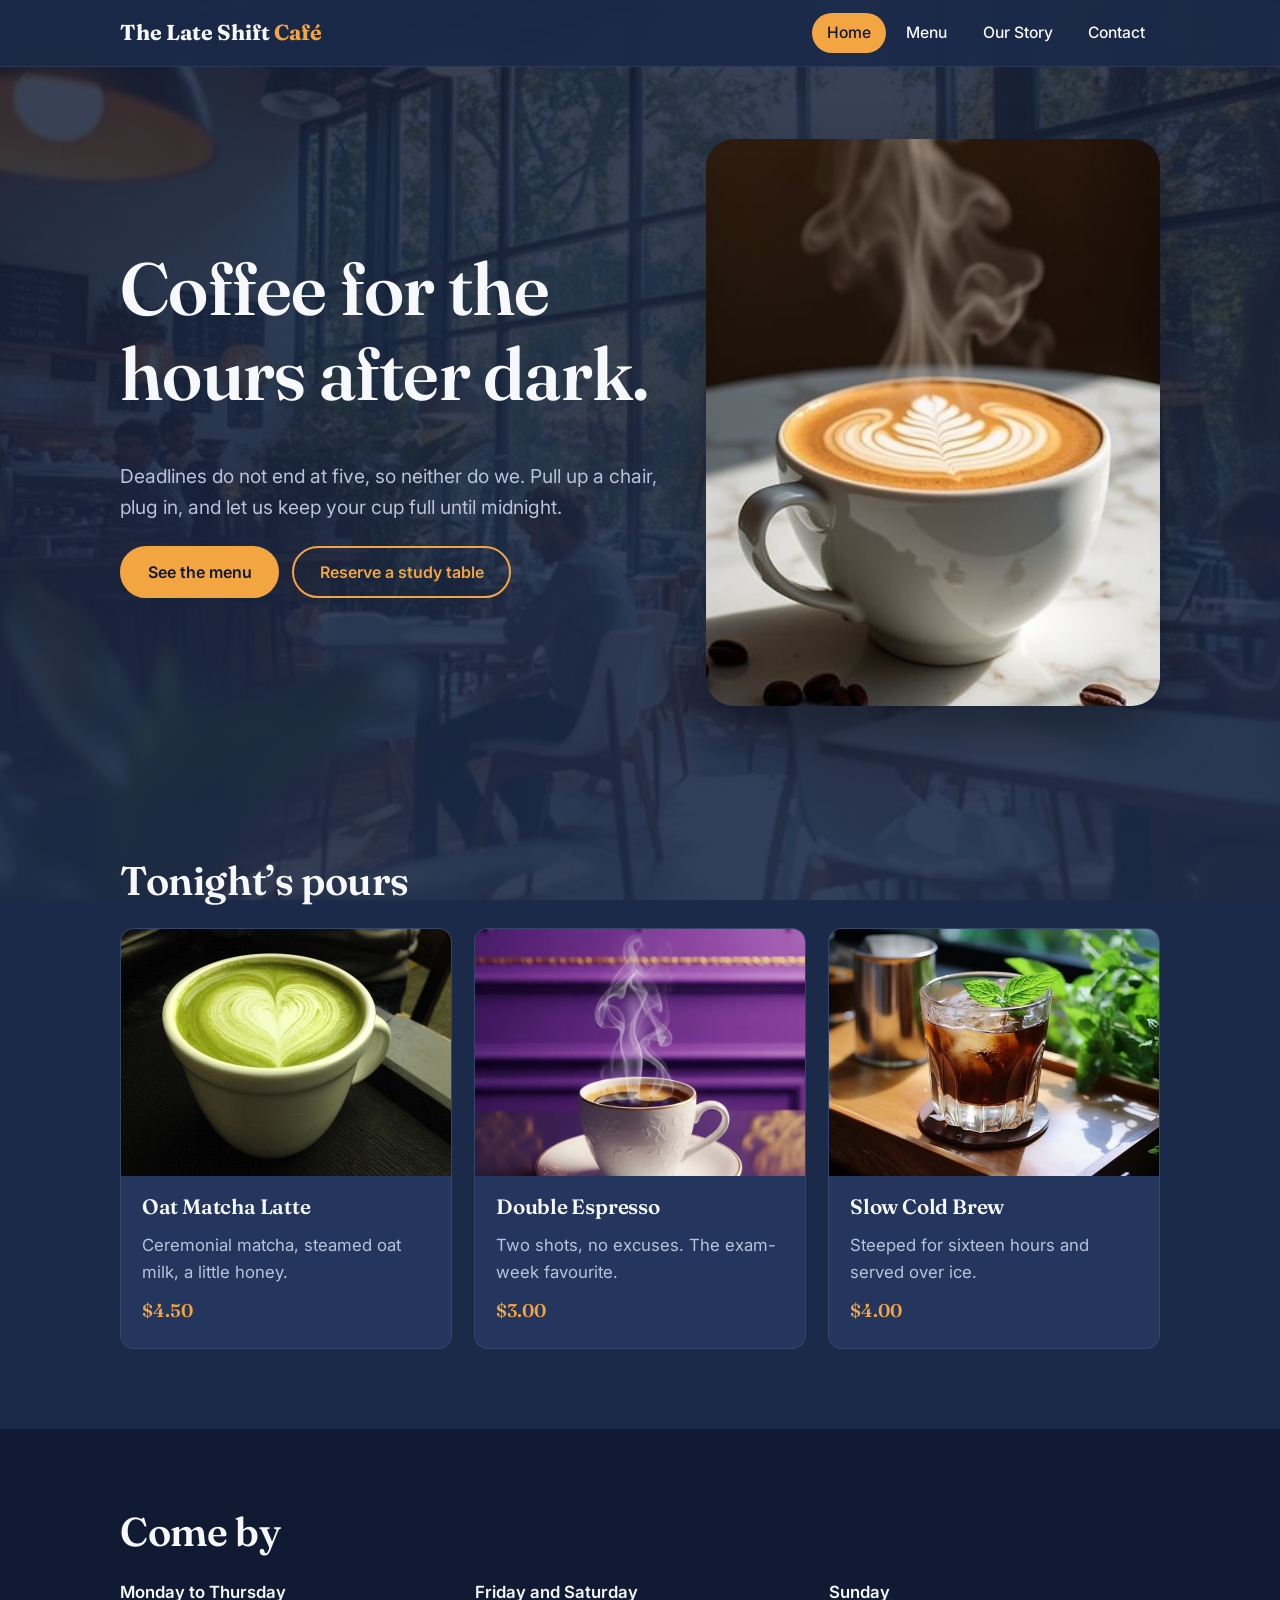
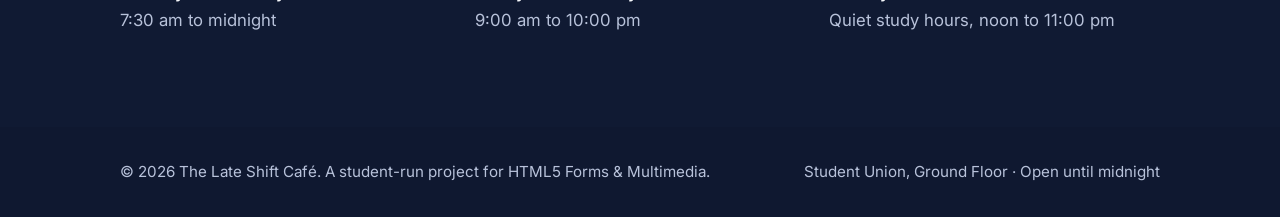
<file: index.html>
<!DOCTYPE html>
<html lang="en">
<head>
  <meta charset="UTF-8">
  <meta name="viewport" content="width=device-width, initial-scale=1">
  <title>Home | The Late Shift Café</title>
  <meta name="description" content="The Late Shift Café: a student-run coffee spot open until midnight.">
  <link rel="preconnect" href="https://fonts.googleapis.com"><link rel="preconnect" href="https://fonts.gstatic.com" crossorigin>
  <link href="https://fonts.googleapis.com/css2?family=Fraunces:wght@600;700&family=Inter:wght@400;500;600&display=swap" rel="stylesheet">
  <link rel="stylesheet" href="style.css">
</head>
<body>
  <header class="site">
    <div class="wrap">
      <a class="brand" href="index.html">The Late Shift <span>Café</span></a>
      <nav aria-label="Main">
      <ul>
        <li><a href="index.html" aria-current="page">Home</a></li>
        <li><a href="menu.html">Menu</a></li>
        <li><a href="story.html">Our Story</a></li>
        <li><a href="contact.html">Contact</a></li>
      </ul>
      </nav>
    </div>
  </header>
  <main>
    <div class="wrap">
      <section class="hero">
        <div class="hero-copy">
          <h1>Coffee for the hours after dark.</h1>
          <p class="lead">Deadlines do not end at five, so neither do we. Pull up a chair, plug in, and let us keep your cup full until midnight.</p>
          <div class="actions"><a class="btn" href="menu.html">See the menu</a><a class="btn ghost" href="contact.html">Reserve a study table</a></div>
        </div>
        <div class="hero-img"><div class="photo steam tall" style="--sx:36%;--sy:52%"><img src="hero-latte.jpg" width="384" height="672" alt="A white cup of latte with leaf latte art and steam rising, surrounded by coffee beans"></div></div>
      </section>
    </div>
    <section>
      <div class="wrap">
        <h2>Tonight&rsquo;s pours</h2>
        <div class="cards three">
          <article class="card"><div class="photo steam" style="--sx:38%;--sy:62%"><img src="matcha-latte.jpg" width="640" height="480" alt="A white cup of green matcha latte with heart-shaped latte art"></div><div class="body"><h3>Oat Matcha Latte</h3><p>Ceremonial matcha, steamed oat milk, a little honey.</p><span class="price">$4.50</span></div></article>
          <article class="card"><div class="photo steam" style="--sx:36%;--sy:44%"><img src="espresso.jpg" width="800" height="800" alt="A steaming espresso in an ornate white cup against a purple and gold wall"></div><div class="body"><h3>Double Espresso</h3><p>Two shots, no excuses. The exam-week favourite.</p><span class="price">$3.00</span></div></article>
          <article class="card"><div class="photo"><img src="cold-brew.jpg" width="626" height="417" alt="A glass of iced cold brew coffee with a fresh mint leaf on a wooden tray"></div><div class="body"><h3>Slow Cold Brew</h3><p>Steeped for sixteen hours and served over ice.</p><span class="price">$4.00</span></div></article>
        </div>
      </div>
    </section>
    <section class="strip">
      <div class="wrap">
        <h2>Come by</h2>
        <div class="hours">
          <dl><dt>Monday to Thursday</dt><dd>7:30 am to midnight</dd></dl>
          <dl><dt>Friday and Saturday</dt><dd>9:00 am to 10:00 pm</dd></dl>
          <dl><dt>Sunday</dt><dd>Quiet study hours, noon to 11:00 pm</dd></dl>
        </div>
      </div>
    </section>
  </main>
  <footer>
    <div class="wrap">
      <p>&copy; 2026 The Late Shift Café. A student-run project for HTML5 Forms &amp; Multimedia.</p>
      <p>Student Union, Ground Floor &middot; Open until midnight</p>
    </div>
  </footer>
</body>
</html>
</file>
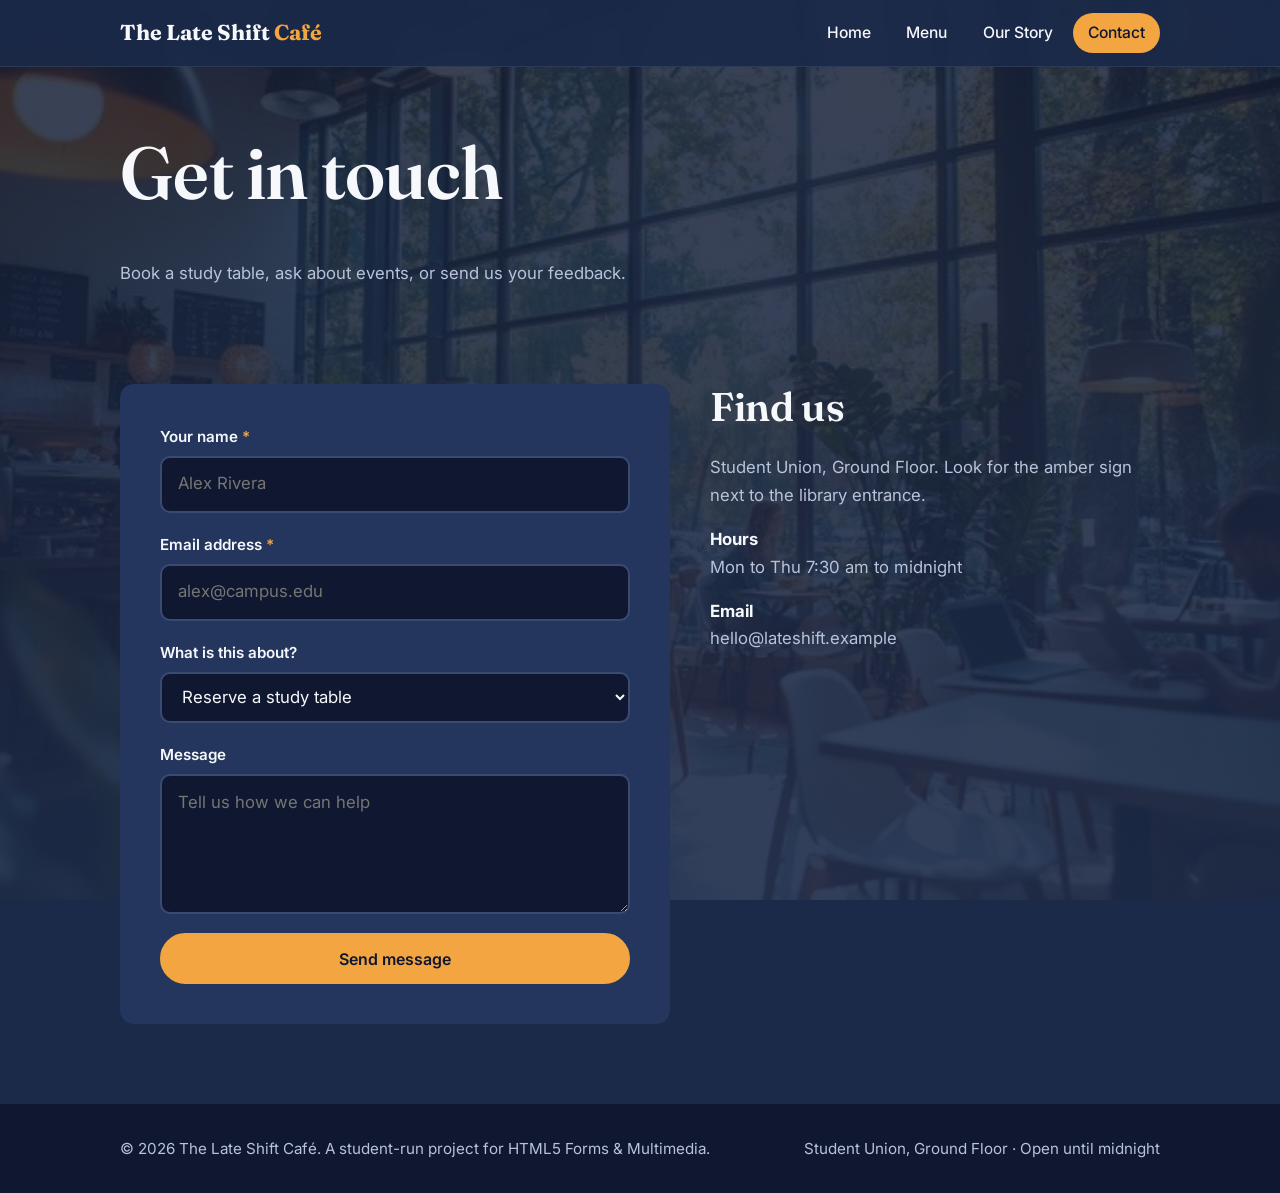
<file: contact.html>
<!DOCTYPE html>
<html lang="en">
<head>
  <meta charset="UTF-8">
  <meta name="viewport" content="width=device-width, initial-scale=1">
  <title>Contact | The Late Shift Café</title>
  <meta name="description" content="The Late Shift Café: a student-run coffee spot open until midnight.">
  <link rel="preconnect" href="https://fonts.googleapis.com"><link rel="preconnect" href="https://fonts.gstatic.com" crossorigin>
  <link href="https://fonts.googleapis.com/css2?family=Fraunces:wght@600;700&family=Inter:wght@400;500;600&display=swap" rel="stylesheet">
  <link rel="stylesheet" href="style.css">
</head>
<body>
  <header class="site">
    <div class="wrap">
      <a class="brand" href="index.html">The Late Shift <span>Café</span></a>
      <nav aria-label="Main">
      <ul>
        <li><a href="index.html">Home</a></li>
        <li><a href="menu.html">Menu</a></li>
        <li><a href="story.html">Our Story</a></li>
        <li><a href="contact.html" aria-current="page">Contact</a></li>
      </ul>
      </nav>
    </div>
  </header>
  <main>
    <div class="wrap page-title"><h1>Get in touch</h1><p>Book a study table, ask about events, or send us your feedback.</p></div>
    <section>
      <div class="wrap contact">
        <form action="thanks.html" method="get">
          <div class="field"><label for="name">Your name <span class="req">*</span></label><input type="text" id="name" name="name" placeholder="Alex Rivera" autocomplete="name" required></div>
          <div class="field"><label for="email">Email address <span class="req">*</span></label><input type="email" id="email" name="email" placeholder="alex@campus.edu" autocomplete="email" required></div>
          <div class="field"><label for="topic">What is this about?</label>
            <select id="topic" name="topic"><option value="table">Reserve a study table</option><option value="event">Plan an event</option><option value="feedback">Feedback</option><option value="other">Something else</option></select></div>
          <div class="field"><label for="message">Message</label><textarea id="message" name="message" placeholder="Tell us how we can help"></textarea></div>
          <button class="btn" type="submit">Send message</button>
        </form>
        <aside>
          <h2>Find us</h2>
          <p>Student Union, Ground Floor. Look for the amber sign next to the library entrance.</p>
          <dl><dt><strong>Hours</strong></dt><dd style="margin:0 0 1rem;color:var(--muted)">Mon to Thu 7:30 am to midnight</dd>
          <dt><strong>Email</strong></dt><dd style="margin:0;color:var(--muted)">hello@lateshift.example</dd></dl>
        </aside>
      </div>
    </section>
  </main>
  <footer>
    <div class="wrap">
      <p>&copy; 2026 The Late Shift Café. A student-run project for HTML5 Forms &amp; Multimedia.</p>
      <p>Student Union, Ground Floor &middot; Open until midnight</p>
    </div>
  </footer>
</body>
</html>
</file>
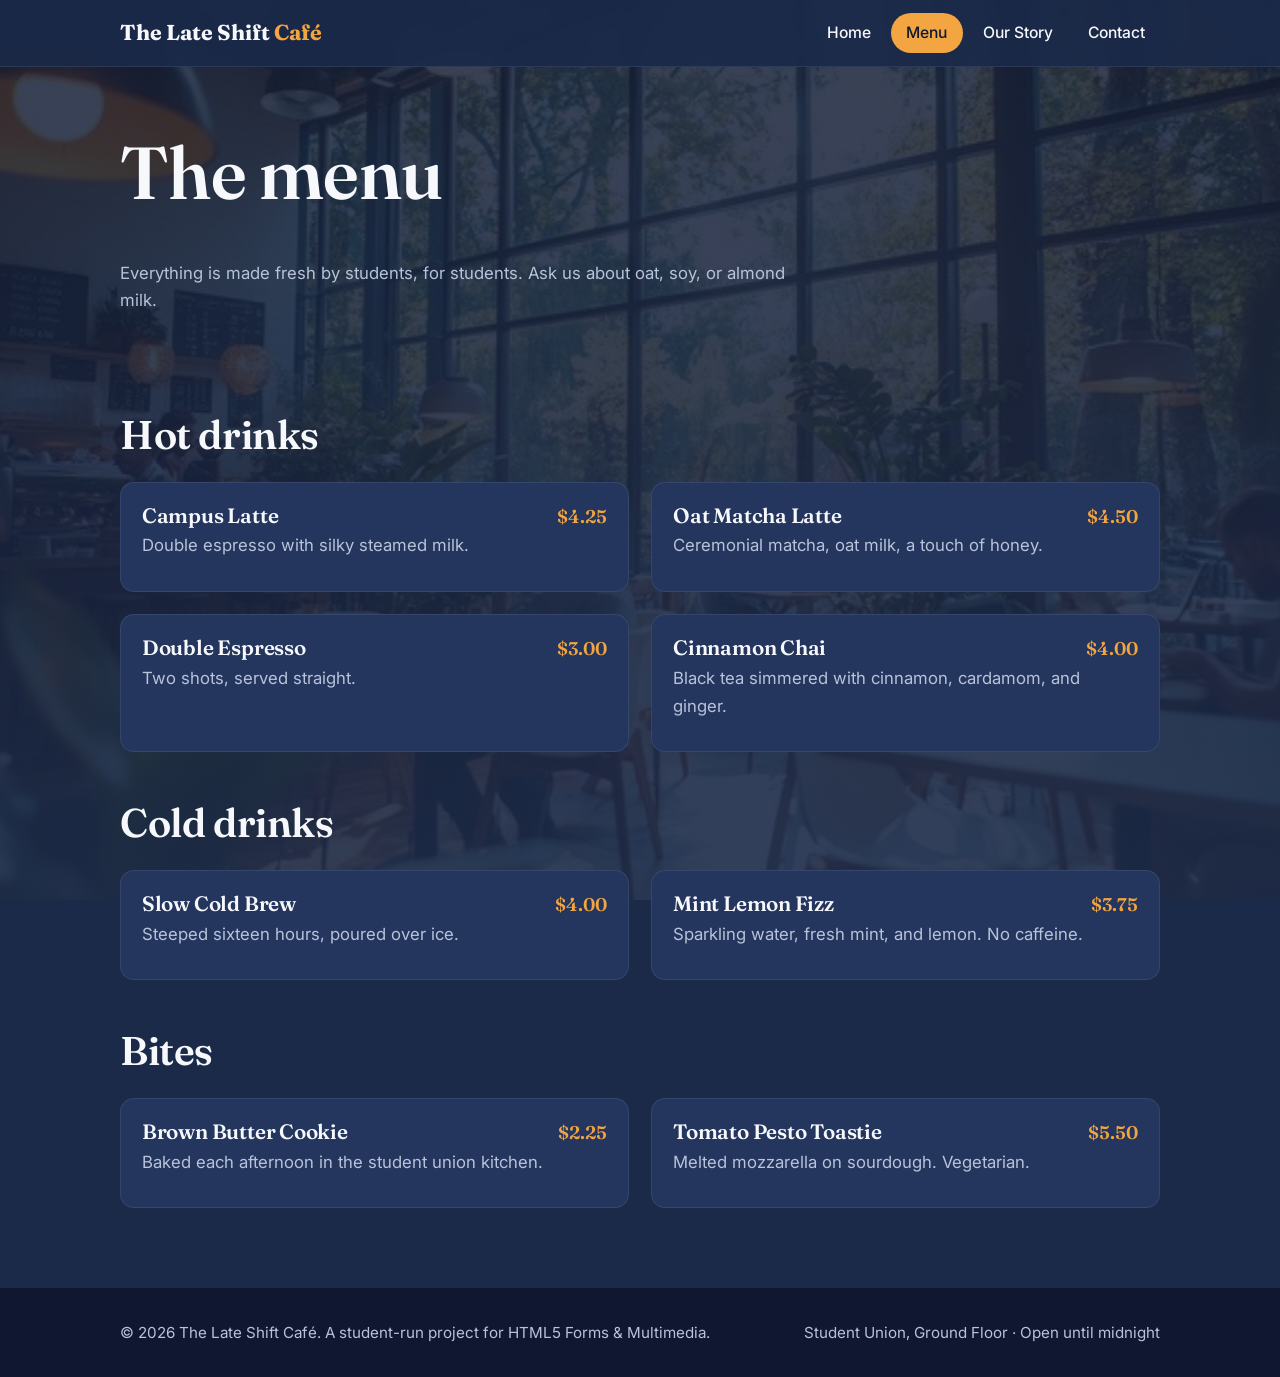
<file: menu.html>
<!DOCTYPE html>
<html lang="en">
<head>
  <meta charset="UTF-8">
  <meta name="viewport" content="width=device-width, initial-scale=1">
  <title>Menu | The Late Shift Café</title>
  <meta name="description" content="The Late Shift Café: a student-run coffee spot open until midnight.">
  <link rel="preconnect" href="https://fonts.googleapis.com"><link rel="preconnect" href="https://fonts.gstatic.com" crossorigin>
  <link href="https://fonts.googleapis.com/css2?family=Fraunces:wght@600;700&family=Inter:wght@400;500;600&display=swap" rel="stylesheet">
  <link rel="stylesheet" href="style.css">
</head>
<body>
  <header class="site">
    <div class="wrap">
      <a class="brand" href="index.html">The Late Shift <span>Café</span></a>
      <nav aria-label="Main">
      <ul>
        <li><a href="index.html">Home</a></li>
        <li><a href="menu.html" aria-current="page">Menu</a></li>
        <li><a href="story.html">Our Story</a></li>
        <li><a href="contact.html">Contact</a></li>
      </ul>
      </nav>
    </div>
  </header>
  <main>
    <div class="wrap page-title"><h1>The menu</h1><p>Everything is made fresh by students, for students. Ask us about oat, soy, or almond milk.</p></div>
    <section>
      <div class="wrap">
        <h2>Hot drinks</h2>
        <div class="cards">
          <article class="card menu-item"><div class="body"><div class="row"><h3>Campus Latte</h3><span class="price">$4.25</span></div><p>Double espresso with silky steamed milk.</p></div></article>
          <article class="card menu-item"><div class="body"><div class="row"><h3>Oat Matcha Latte</h3><span class="price">$4.50</span></div><p>Ceremonial matcha, oat milk, a touch of honey.</p></div></article>
          <article class="card menu-item"><div class="body"><div class="row"><h3>Double Espresso</h3><span class="price">$3.00</span></div><p>Two shots, served straight.</p></div></article>
          <article class="card menu-item"><div class="body"><div class="row"><h3>Cinnamon Chai</h3><span class="price">$4.00</span></div><p>Black tea simmered with cinnamon, cardamom, and ginger.</p></div></article>
        </div>
        <h2 style="margin-top:3rem">Cold drinks</h2>
        <div class="cards">
          <article class="card menu-item"><div class="body"><div class="row"><h3>Slow Cold Brew</h3><span class="price">$4.00</span></div><p>Steeped sixteen hours, poured over ice.</p></div></article>
          <article class="card menu-item"><div class="body"><div class="row"><h3>Mint Lemon Fizz</h3><span class="price">$3.75</span></div><p>Sparkling water, fresh mint, and lemon. No caffeine.</p></div></article>
        </div>
        <h2 style="margin-top:3rem">Bites</h2>
        <div class="cards">
          <article class="card menu-item"><div class="body"><div class="row"><h3>Brown Butter Cookie</h3><span class="price">$2.25</span></div><p>Baked each afternoon in the student union kitchen.</p></div></article>
          <article class="card menu-item"><div class="body"><div class="row"><h3>Tomato Pesto Toastie</h3><span class="price">$5.50</span></div><p>Melted mozzarella on sourdough. Vegetarian.</p></div></article>
        </div>
      </div>
    </section>
  </main>
  <footer>
    <div class="wrap">
      <p>&copy; 2026 The Late Shift Café. A student-run project for HTML5 Forms &amp; Multimedia.</p>
      <p>Student Union, Ground Floor &middot; Open until midnight</p>
    </div>
  </footer>
</body>
</html>
</file>
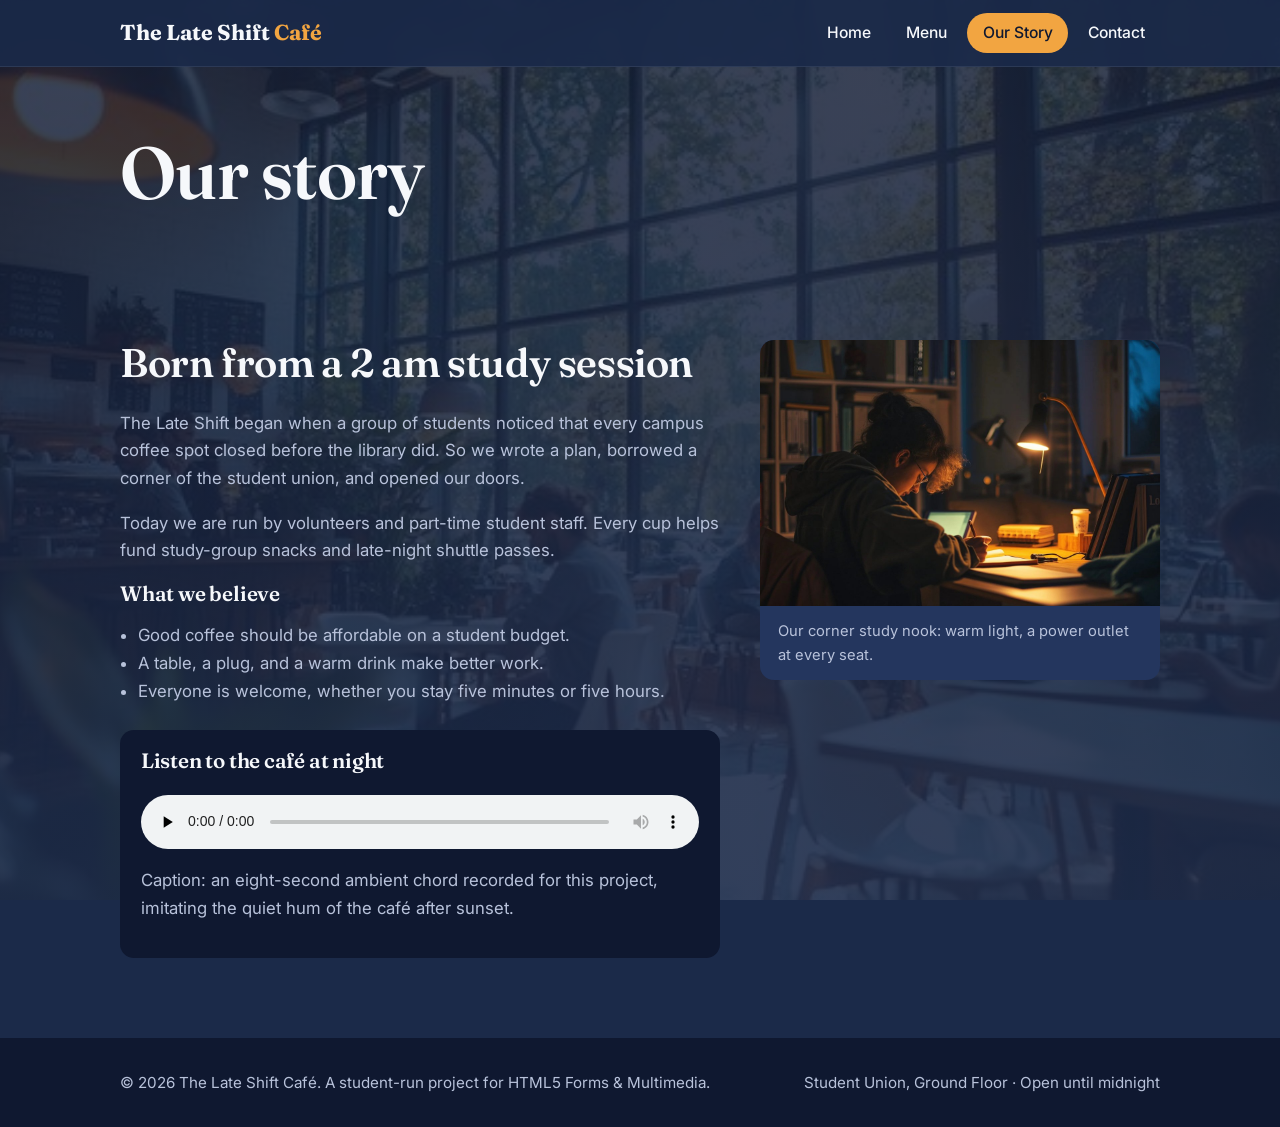
<file: story.html>
<!DOCTYPE html>
<html lang="en">
<head>
  <meta charset="UTF-8">
  <meta name="viewport" content="width=device-width, initial-scale=1">
  <title>Our Story | The Late Shift Café</title>
  <meta name="description" content="The Late Shift Café: a student-run coffee spot open until midnight.">
  <link rel="preconnect" href="https://fonts.googleapis.com"><link rel="preconnect" href="https://fonts.gstatic.com" crossorigin>
  <link href="https://fonts.googleapis.com/css2?family=Fraunces:wght@600;700&family=Inter:wght@400;500;600&display=swap" rel="stylesheet">
  <link rel="stylesheet" href="style.css">
</head>
<body>
  <header class="site">
    <div class="wrap">
      <a class="brand" href="index.html">The Late Shift <span>Café</span></a>
      <nav aria-label="Main">
      <ul>
        <li><a href="index.html">Home</a></li>
        <li><a href="menu.html">Menu</a></li>
        <li><a href="story.html" aria-current="page">Our Story</a></li>
        <li><a href="contact.html">Contact</a></li>
      </ul>
      </nav>
    </div>
  </header>
  <main>
    <div class="wrap page-title"><h1>Our story</h1></div>
    <section>
      <div class="wrap story">
        <article>
          <h2>Born from a 2 am study session</h2>
          <p>The Late Shift began when a group of students noticed that every campus coffee spot closed before the library did. So we wrote a plan, borrowed a corner of the student union, and opened our doors.</p>
          <p>Today we are run by volunteers and part-time student staff. Every cup helps fund study-group snacks and late-night shuttle passes.</p>
          <h3>What we believe</h3>
          <ul class="team-list"><li>Good coffee should be affordable on a student budget.</li><li>A table, a plug, and a warm drink make better work.</li><li>Everyone is welcome, whether you stay five minutes or five hours.</li></ul>
          <div class="audio-box">
            <h3>Listen to the café at night</h3>
            <audio controls preload="none"><source src="late-shift-ambience.wav" type="audio/wav">Your browser does not support audio. The clip is a soft, calm instrumental hum of an evening in the café.</audio>
            <p>Caption: an eight-second ambient chord recorded for this project, imitating the quiet hum of the café after sunset.</p>
          </div>
        </article>
        <figure>
          <div class="photo wide"><img src="study-nook.jpg" width="1200" height="800" alt="A student studying and writing in a notebook at a desk lit by a warm lamp at night, with a coffee cup and books nearby"></div>
          <figcaption>Our corner study nook: warm light, a power outlet at every seat.</figcaption>
        </figure>
      </div>
    </section>
  </main>
  <footer>
    <div class="wrap">
      <p>&copy; 2026 The Late Shift Café. A student-run project for HTML5 Forms &amp; Multimedia.</p>
      <p>Student Union, Ground Floor &middot; Open until midnight</p>
    </div>
  </footer>
</body>
</html>
</file>
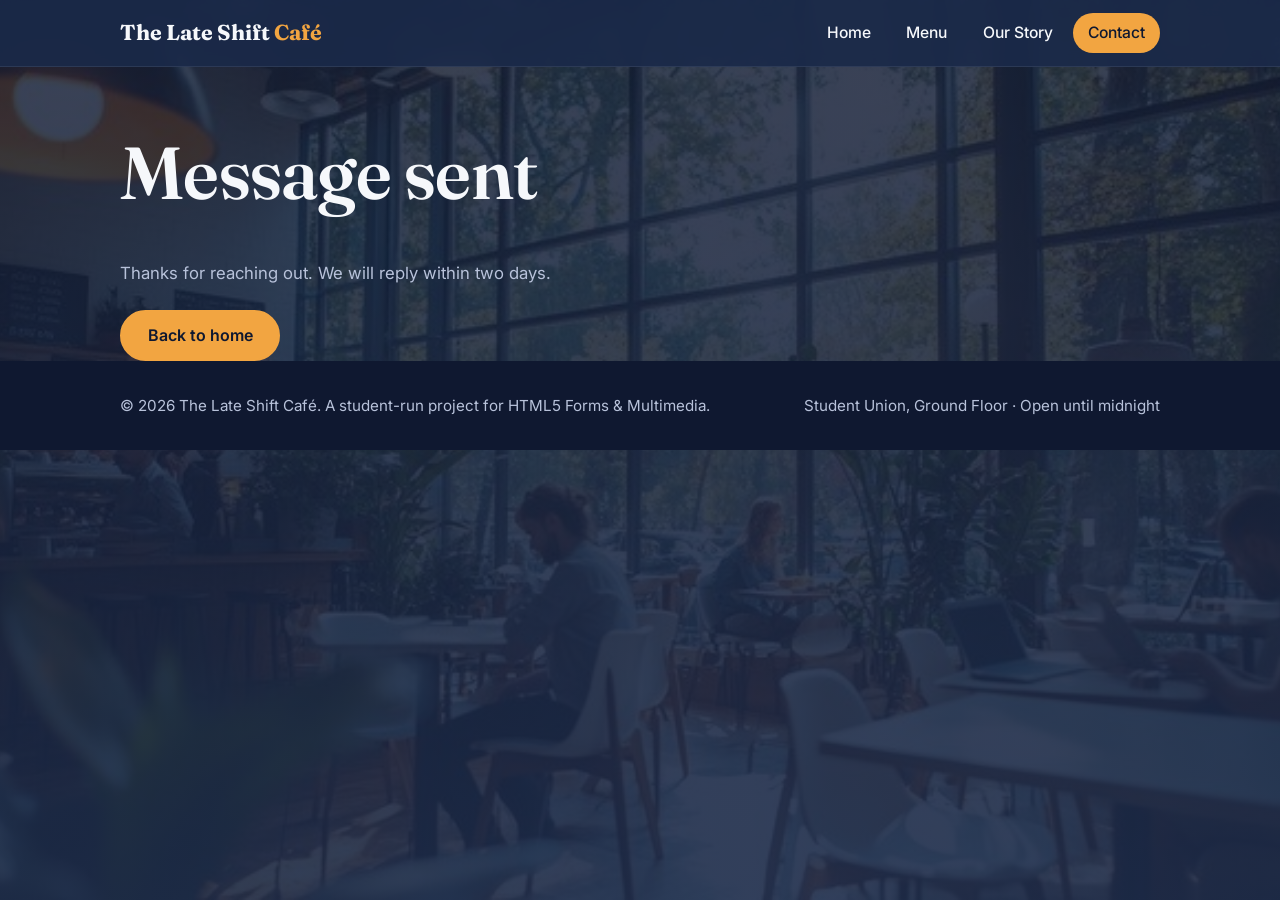
<file: thanks.html>
<!DOCTYPE html>
<html lang="en">
<head>
  <meta charset="UTF-8">
  <meta name="viewport" content="width=device-width, initial-scale=1">
  <title>Thank you | The Late Shift Café</title>
  <meta name="description" content="The Late Shift Café: a student-run coffee spot open until midnight.">
  <link rel="preconnect" href="https://fonts.googleapis.com"><link rel="preconnect" href="https://fonts.gstatic.com" crossorigin>
  <link href="https://fonts.googleapis.com/css2?family=Fraunces:wght@600;700&family=Inter:wght@400;500;600&display=swap" rel="stylesheet">
  <link rel="stylesheet" href="style.css">
</head>
<body>
  <header class="site">
    <div class="wrap">
      <a class="brand" href="index.html">The Late Shift <span>Café</span></a>
      <nav aria-label="Main">
      <ul>
        <li><a href="index.html">Home</a></li>
        <li><a href="menu.html">Menu</a></li>
        <li><a href="story.html">Our Story</a></li>
        <li><a href="contact.html" aria-current="page">Contact</a></li>
      </ul>
      </nav>
    </div>
  </header>
  <main>
    <div class="wrap page-title"><h1>Message sent</h1><p>Thanks for reaching out. We will reply within two days.</p><div class="actions"><a class="btn" href="index.html">Back to home</a></div></div>
  </main>
  <footer>
    <div class="wrap">
      <p>&copy; 2026 The Late Shift Café. A student-run project for HTML5 Forms &amp; Multimedia.</p>
      <p>Student Union, Ground Floor &middot; Open until midnight</p>
    </div>
  </footer>
</body>
</html>
</file>
<file: style.css>
/* The Late Shift Café - hand-written CSS, no frameworks */
:root{
  --navy:#1b2a49; --navy-2:#24365e; --ink:#0f1830; --milk:#f6f8fb; --amber:#f2a541; --mint:#7fd1ae; --muted:#b8c2da;
  --font-head:"Fraunces",Georgia,"Times New Roman",serif; --font-body:"Inter",system-ui,-apple-system,"Segoe UI",Roboto,sans-serif;
  --radius:14px; --pad:clamp(1.1rem,4vw,2.5rem); --max:1120px;
}
*,*::before,*::after{box-sizing:border-box}
html{scroll-behavior:smooth}
body{margin:0;font-family:var(--font-body);background:var(--navy);color:var(--milk);line-height:1.65;font-size:1.05rem}
img{max-width:100%;height:auto;display:block}
h1,h2,h3{font-family:var(--font-head);line-height:1.15;margin:0 0 .6em;font-weight:600;letter-spacing:-.01em}
h1{font-size:clamp(2.4rem,7vw,4.6rem)} h2{font-size:clamp(1.7rem,4vw,2.5rem)} h3{font-size:1.3rem}
p{margin:0 0 1em;max-width:62ch;color:var(--muted)}
a{color:var(--amber);text-underline-offset:4px;transition:color .2s}
a:hover{color:var(--mint)}
a:focus-visible,button:focus-visible,input:focus-visible,select:focus-visible,textarea:focus-visible,audio:focus-visible{outline:3px solid var(--mint);outline-offset:3px}
.wrap{width:min(100%,var(--max));margin-inline:auto;padding-inline:var(--pad)}
section{padding-block:clamp(2.5rem,7vw,5rem)}

/* header + nav (Flexbox) */
header.site{position:sticky;top:0;z-index:10;background:rgba(27,42,73,.92);backdrop-filter:blur(8px);border-bottom:1px solid rgba(255,255,255,.08)}
header.site .wrap{display:flex;flex-wrap:wrap;align-items:center;justify-content:space-between;gap:.5rem 1.5rem;padding-block:.8rem}
.brand{font-family:var(--font-head);font-size:1.35rem;font-weight:700;color:var(--milk);text-decoration:none}
.brand span{color:var(--amber)}
nav ul{display:flex;flex-wrap:wrap;gap:.3rem;list-style:none;margin:0;padding:0}
nav a{display:block;padding:.45rem .95rem;border-radius:999px;color:var(--milk);text-decoration:none;font-weight:500;font-size:.98rem;transition:background .2s,color .2s}
nav a:hover{background:rgba(255,255,255,.12)}
nav a[aria-current="page"]{background:var(--amber);color:var(--ink)}

/* buttons */
.btn{display:inline-block;padding:.85rem 1.6rem;border-radius:999px;border:2px solid var(--amber);background:var(--amber);color:var(--ink);font:600 1rem var(--font-body);text-decoration:none;cursor:pointer;transition:transform .2s,background .2s,color .2s}
.btn:hover{transform:translateY(-3px);background:var(--mint);border-color:var(--mint);color:var(--ink)}
.btn.ghost{background:transparent;color:var(--amber)} .btn.ghost:hover{background:var(--amber);border-color:var(--amber);color:var(--ink)}
.actions{display:flex;flex-wrap:wrap;gap:.8rem;margin-top:1.4rem}

/* hero (Grid) - the one orchestrated page-load moment */
.hero{display:grid;gap:2rem;align-items:center;padding-block:clamp(2rem,6vw,4.5rem)}
.hero .lead{font-size:1.2rem}
.hero-copy>*{opacity:0;animation:in .8s cubic-bezier(.2,.7,.2,1) forwards}
.hero-copy>:nth-child(2){animation-delay:.15s}.hero-copy>:nth-child(3){animation-delay:.3s}.hero-copy>:nth-child(4){animation-delay:.45s}
@keyframes in{from{opacity:0;transform:translateY(22px)}to{opacity:1;transform:none}}
.page-title{padding-block:clamp(2rem,6vw,4rem) 0}

/* cards */
.cards{display:grid;gap:1.4rem;grid-template-columns:1fr}
.card{background:var(--navy-2);border-radius:var(--radius);overflow:hidden;border:1px solid rgba(255,255,255,.08);transition:transform .25s,border-color .25s}
.card:hover{transform:translateY(-6px);border-color:var(--amber)}
.card .body{padding:1.2rem 1.3rem 1.4rem}
.card p{margin-bottom:.5em}
.price{font-family:var(--font-head);color:var(--amber);font-size:1.15rem;font-weight:600}
.menu-item .row{display:flex;justify-content:space-between;align-items:baseline;gap:1rem}
.menu-item .row h3{margin:0}

/* hours strip */
.strip{background:rgba(15,24,48,.88)}
.hours{display:grid;gap:1.5rem;grid-template-columns:1fr}
.hours dl{margin:0}.hours dt{font-weight:600;color:var(--milk)}.hours dd{margin:0 0 .8rem;color:var(--muted)}

/* story */
.story{display:grid;gap:2.5rem}
figure{margin:0;background:var(--navy-2);border-radius:var(--radius);overflow:hidden}
figcaption{padding:.8rem 1.1rem;font-size:.92rem;color:var(--muted)}
.audio-box{background:var(--ink);padding:1.2rem 1.3rem;border-radius:var(--radius);margin-top:1.5rem}
.audio-box audio{width:100%;margin:.6rem 0}
.team-list{padding-left:1.1rem;color:var(--muted)}

/* form */
.contact{display:grid;gap:2.5rem}
form{display:flex;flex-direction:column;gap:1.2rem;background:var(--navy-2);padding:var(--pad);border-radius:var(--radius)}
.field{display:flex;flex-direction:column;gap:.4rem}
label{font-weight:600;font-size:.95rem}
input,select,textarea{width:100%;padding:.8rem 1rem;border-radius:10px;border:2px solid #3a4b73;background:var(--ink);color:var(--milk);font:inherit;transition:border-color .2s,box-shadow .2s}
input:hover,select:hover,textarea:hover{border-color:var(--muted)}
input:focus,select:focus,textarea:focus{border-color:var(--mint);box-shadow:0 0 0 4px rgba(127,209,174,.25);outline:none}
textarea{min-height:140px;resize:vertical}
.req{color:var(--amber)}

footer{background:var(--ink);padding-block:2rem;color:var(--muted);font-size:.95rem}
footer .wrap{display:flex;flex-wrap:wrap;justify-content:space-between;gap:1rem}
footer p{margin:0}

/* page background photo (fixed, with dark overlay so text stays readable) */
body::before{content:"";position:fixed;inset:0;z-index:-1;background:linear-gradient(rgba(15,24,48,.82),rgba(27,42,73,.9)),url("cafe-bg.jpg") center/cover no-repeat}

/* photos + animation (slow zoom on every photo, rising steam on hot drinks) */
.photo{position:relative;overflow:hidden;aspect-ratio:4/3;background:var(--navy-2)}
.photo img{width:100%;height:100%;object-fit:cover;animation:zoom 14s ease-in-out infinite alternate}
.photo.tall{aspect-ratio:4/5}
.photo.wide{aspect-ratio:3/2}
.hero-img .photo{border-radius:28px;box-shadow:0 30px 60px rgba(0,0,0,.35)}
.card:hover .photo img{animation-duration:6s}
@keyframes zoom{from{transform:scale(1)}to{transform:scale(1.1)}}
.steam::before,.steam::after{content:"";position:absolute;z-index:1;left:var(--sx,40%);bottom:var(--sy,50%);width:16%;height:34%;border-radius:50%;background:radial-gradient(ellipse at center,rgba(255,255,255,.6),transparent 70%);filter:blur(9px);opacity:0;pointer-events:none;animation:steam 5s ease-in-out infinite}
.steam::after{left:calc(var(--sx,40%) + 14%);animation-delay:2.2s}
@keyframes steam{0%{opacity:0;transform:translateY(28px) scale(.8)}40%{opacity:.55}100%{opacity:0;transform:translateY(-70px) scale(1.25)}}

/* breakpoints: phone (default) / tablet / desktop */
@media (min-width:640px){.cards{grid-template-columns:repeat(2,1fr)}.hours{grid-template-columns:repeat(2,1fr)}}
@media (min-width:960px){
  .hero{grid-template-columns:1.1fr .9fr}
  .cards.three{grid-template-columns:repeat(3,1fr)}
  .hours{grid-template-columns:repeat(3,1fr)}
  .story{grid-template-columns:1.2fr .8fr;align-items:start}
  .contact{grid-template-columns:1.1fr .9fr;align-items:start}
}
@media (prefers-reduced-motion:reduce){*,*::before,*::after{animation:none!important;transition:none!important;scroll-behavior:auto}.hero-copy>*{opacity:1}}
</file>
